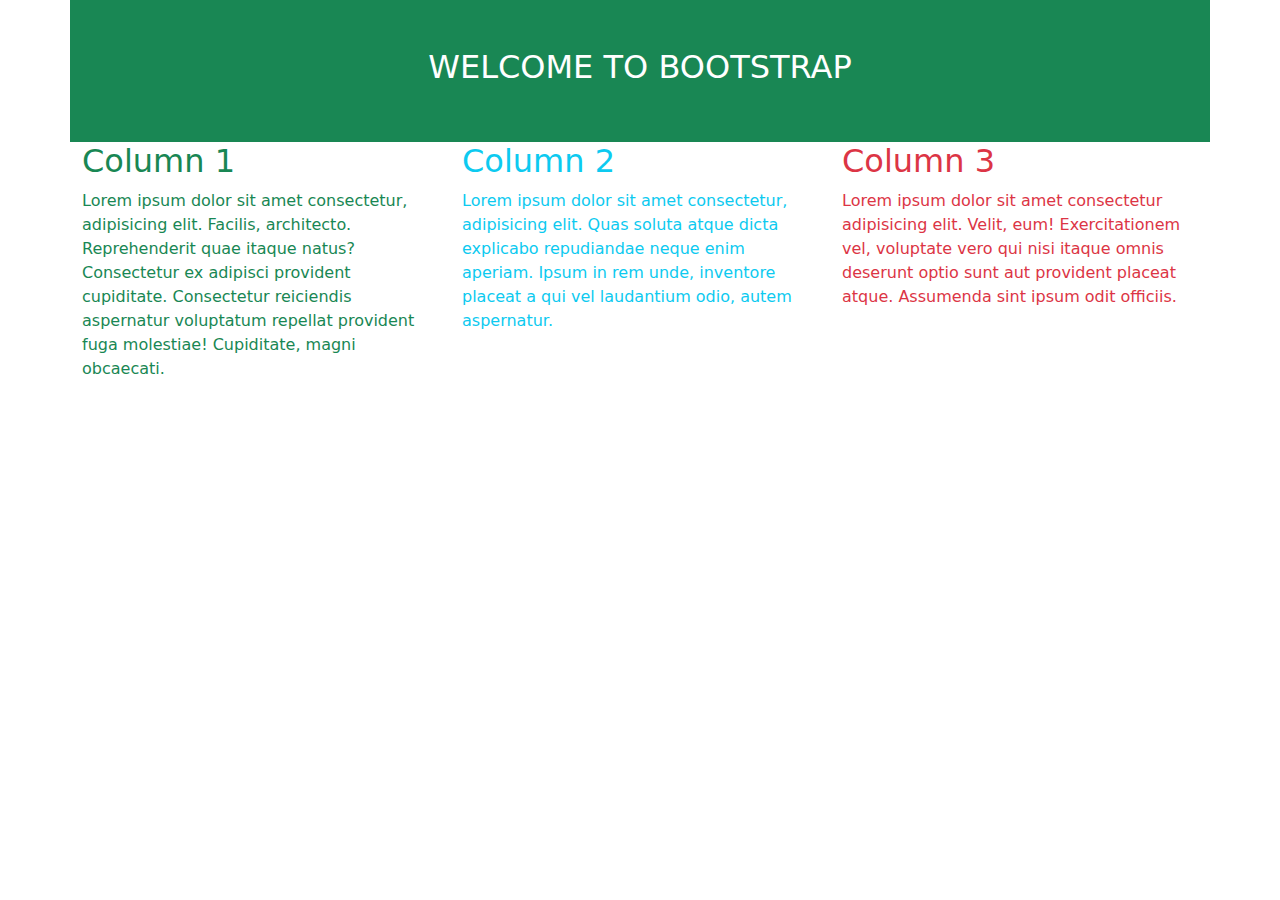
<file: index.html>
<!DOCTYPE html>
<html lang="en">
<head>
    <link rel="stylesheet" href="assets/css/bootstrap.min.css">
    <meta charset="UTF-8">
    <meta name="viewport" content="width=device-width, initial-scale=1.0">
    <title> Bootstrap</title>
</head>
<body>
    <div class="container bg-success p-5 text-center text-white">
        <h2>WELCOME TO BOOTSTRAP</h2>
    </div>
    <div class="container">
        <div class="row">
            <div class="col-4 text-success">
                <h2>Column 1</h2>
                <p>Lorem ipsum dolor sit amet consectetur, adipisicing elit. Facilis, architecto. Reprehenderit quae itaque natus? Consectetur 
                    ex adipisci provident cupiditate. Consectetur reiciendis aspernatur voluptatum repellat provident fuga molestiae! Cupiditate, magni obcaecati.</p>
            </div>
            <div class="col-4 text-info">
                <h2>Column 2</h2>
                <p>Lorem ipsum dolor sit amet consectetur, adipisicing elit. Quas soluta atque dicta explicabo
                     repudiandae neque enim aperiam. Ipsum in rem unde, inventore placeat a qui vel laudantium odio, autem aspernatur.</p>
            </div>
            <div class="col-4 text-danger">
                <h2>Column 3</h2>
                <p>Lorem ipsum dolor sit amet consectetur adipisicing elit. Velit, eum! Exercitationem vel, voluptate vero qui nisi itaque omnis 
                    deserunt optio sunt aut provident placeat atque. Assumenda sint ipsum odit officiis.</p>
            </div>
    
        </div>
    </div>
    
<script src="assets/js/bootstrap.bundle.js"></script>
</body>
</html>
</file>
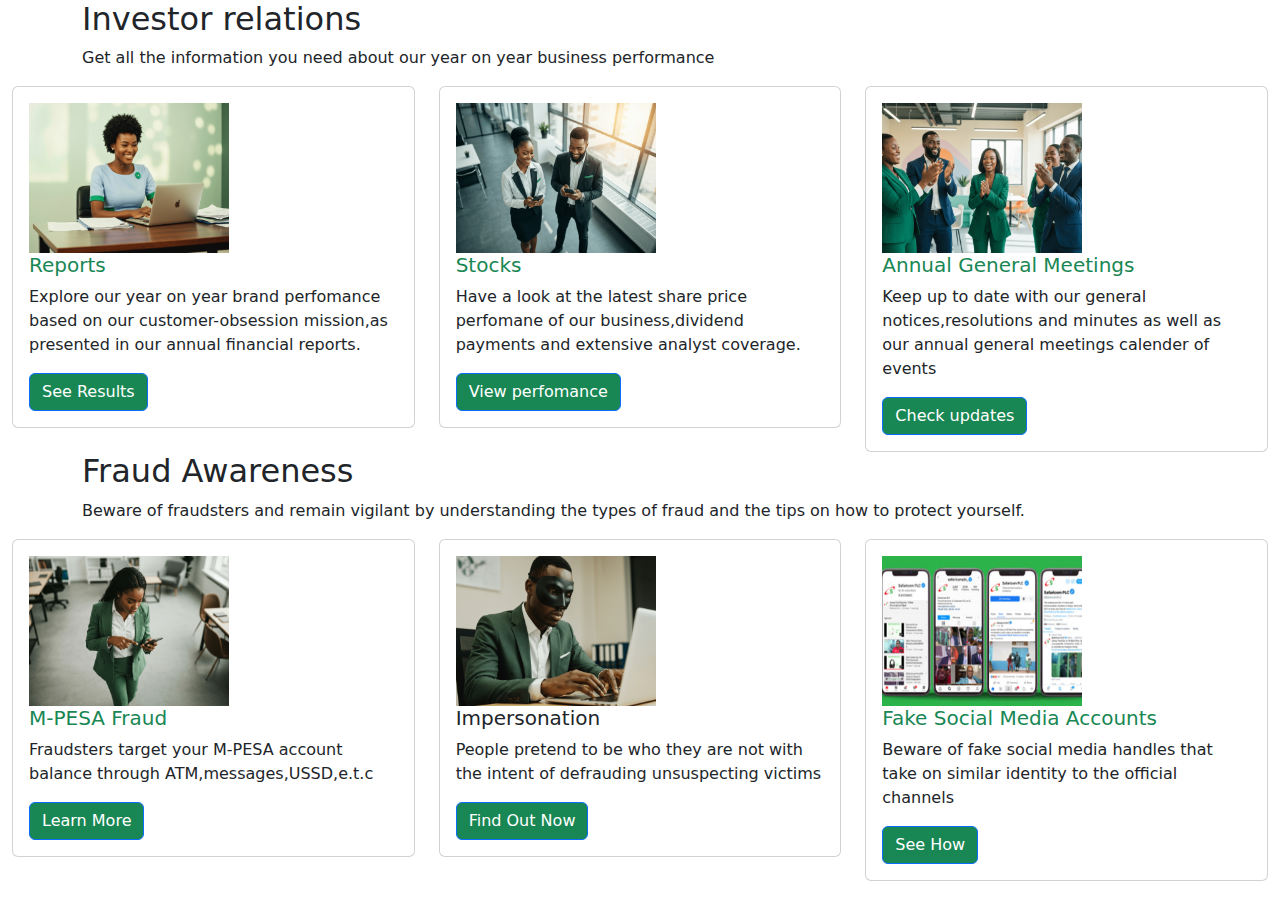
<file: cards.html>
<!DOCTYPE html>
<html lang="en">
<head>
    <link rel="stylesheet" href="assets/css/bootstrap.min.css">
    <meta charset="UTF-8">
    <meta name="viewport" content="width=device-width, initial-scale=1.0">
    <title>Safaricom</title>
</head>
<body>
    <div class="container text-dark ml-0">
        <h2>Investor relations</h2>
        <p>Get all the information you need about our year on year business performance</p>
    </div>
    <div class="container-fluid">
        <div class="row">      
         <div class="col-4 mb-3 mb-sm-0">
           <div class="card">
             <div class="card-body">
                <img src="assets/images/reports.png" alt="" width="200" height="150">
               <h5 class="card-title text-success">Reports</h5>
               <p class="card-text">Explore our year on year brand perfomance based on our customer-obsession mission,as presented in our annual financial reports.</p>
               <a href="#" class="btn btn-primary bg-success text-white">See Results</a>
              </div>
            </div>
          </div>
          <div class="col-4 mb-3-sm-0">
            <div class="card">
             <div class="card-body">
                <img src="assets/images/Stocks.png" alt="" width="200" height="150">
               <h5 class="card-title text-success">Stocks</h5>
               <p class="card-text">Have a look at the latest share price perfomane of our business,dividend payments and extensive analyst coverage.</p>
               <a href="#" class="btn btn-primary bg-success text-white">View perfomance</a>
             </div>
           </div>
          </div>
            <div class="col-4 mb-3 mb-sm-0">
              <div class="card">
               <div class="card-body">
                <img src="assets/images/AnnualGeneralMeeting-min.png" alt="" width="200" height="150">
                <h5 class="card-title text-success">Annual General Meetings</h5>
                <p class="card-text">Keep up to date with our general notices,resolutions and minutes as well as our annual general meetings calender of events</p>
                <a href="#" class="btn btn-primary bg-success text-white">Check updates</a>
               </div>
             </div>
          </div>
        </div>
    </div>
    <div class="container text-dark">
      <h2>Fraud Awareness</h2>
      <p>Beware of fraudsters and remain vigilant by understanding the types of fraud and the tips on how to protect yourself.</p>
    </div>
    <div class="container-fluid">
      <div class="row">
           <div class="col-4 mb-3 mb-sm-0">
             <div class="card">
               <div class="card-body">
                <img src="assets/images/M-PESAFraud-min.png" alt="" width="200" height="150">
                 <h5 class="card-title text-success">M-PESA Fraud</h5>
                 <p class="card-text">Fraudsters target your M-PESA account balance through ATM,messages,USSD,e.t.c</p>
                 <a href="#" class="btn btn-primary bg-success">Learn More</a>
               </div>
             </div>
          </div>
           <div class="col-4 mb-3 mb-sm-0">
              <div class="card">
                <div class="card-body">
                  <img src="assets/images/Impersonation.png" alt="" height="150" width="200">
                 <h5 class="card-title text-dark">Impersonation</h5>
                 <p class="card-text">People pretend to be who they are not with the intent of defrauding unsuspecting victims</p>
                 <a href="#" class="btn btn-primary text-white bg-success">Find Out Now</a>
               </div>
              </div>
           </div>
           <div class="col-4 mb-3 mb-sm-0">
              <div class="card">
                <div class="card-body">
                  <img src="assets/images/fakesocials.jpg" alt="" height="150" width="200">
                 <h5 class="card-title text-success">Fake Social Media Accounts</h5>
                 <p class="card-text">Beware of fake social media handles that take on similar identity to the official channels</p>
                 <a href="#" class="btn btn-primary text-white bg-success">See How</a>
               </div>
              </div>
           </div>
       </div>
    </div> 
    
</body>
</html>
</file>
